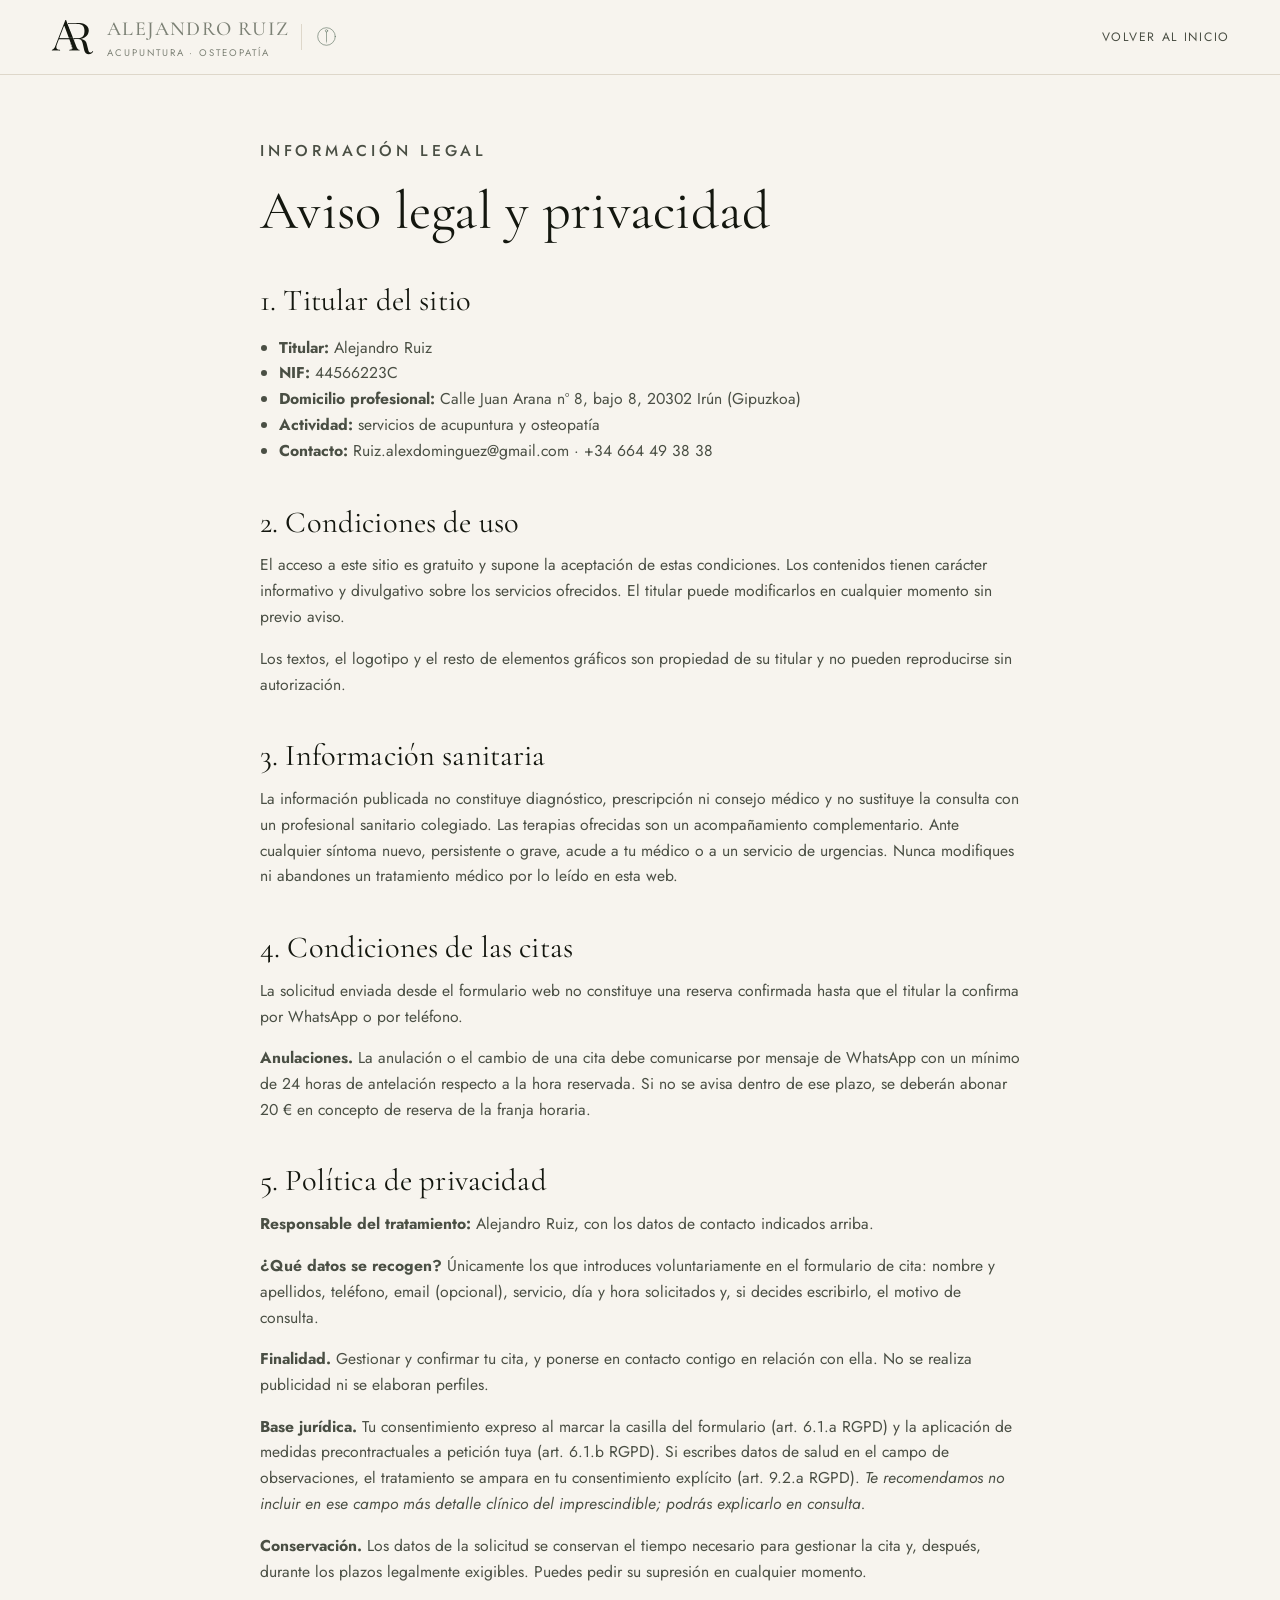
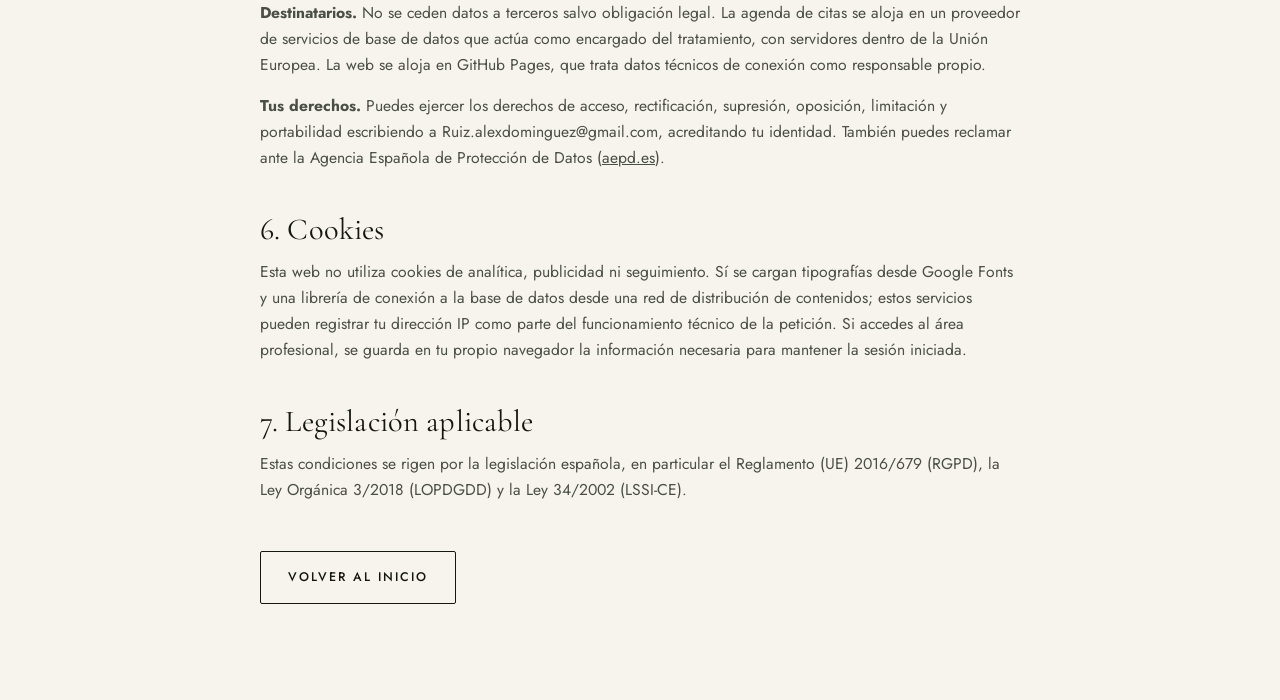
<file: legal.html>
<!doctype html>
<html lang="es">
<head>
<meta charset="utf-8">
<meta name="viewport" content="width=device-width, initial-scale=1">
<title>Aviso legal y privacidad · Alejandro Ruiz</title>
<meta name="robots" content="noindex">
<link rel="icon" href="assets/monograma-blanco.svg">
<link rel="preconnect" href="https://fonts.googleapis.com">
<link rel="preconnect" href="https://fonts.gstatic.com" crossorigin>
<link href="https://fonts.googleapis.com/css2?family=Cormorant+Garamond:wght@300;400;500&family=Jost:wght@300;400;500&display=swap" rel="stylesheet">
<link rel="stylesheet" href="css/styles.css">
</head>
<body>

<header class="hdr is-stuck">
  <div class="wrap hdr__in">
    <a class="brand" href="index.html">
      <img src="assets/monograma-crema.svg" alt="">
      <span><b>Alejandro Ruiz</b><span>Acupuntura · Osteopatía</span></span>
      <span class="brand__sep" aria-hidden="true"></span>
      <svg class="aguja" viewBox="0 0 64 64" fill="none" stroke="currentColor"
           stroke-linecap="round" aria-hidden="true">
        <circle cx="32" cy="32" r="22.5" stroke-width="1.6"/>
        <circle cx="32" cy="17.5" r="3" stroke-width="1.4"/>
        <path d="M32 20.5 V 44" stroke-width="1.5"/>
        <path d="M32 44 V 48.5" stroke-width="0.7"/>
      </svg>
    </a>
    <nav class="nav nav--plain"><a href="index.html">Volver al inicio</a></nav>
  </div>
</header>

<main class="doc">
  <div class="wrap">
    <p class="eyebrow">Información legal</p>
    <h1 style="font-size:clamp(2.2rem,5vw,3.4rem)">Aviso legal y privacidad</h1>

    <h2>1. Titular del sitio</h2>
    <ul>
      <li><strong>Titular:</strong> Alejandro Ruiz</li>
      <li><strong>NIF:</strong> 44566223C</li>
      <li><strong>Domicilio profesional:</strong> <span data-site="direccion"></span>, <span data-site="cp"></span></li>
      <li><strong>Actividad:</strong> servicios de acupuntura y osteopatía</li>
      <li><strong>Contacto:</strong> <span data-site="email"></span> · <span data-site="telefono"></span></li>
    </ul>

    <h2>2. Condiciones de uso</h2>
    <p>
      El acceso a este sitio es gratuito y supone la aceptación de estas condiciones.
      Los contenidos tienen carácter informativo y divulgativo sobre los servicios ofrecidos.
      El titular puede modificarlos en cualquier momento sin previo aviso.
    </p>
    <p>
      Los textos, el logotipo y el resto de elementos gráficos son propiedad de su titular
      y no pueden reproducirse sin autorización.
    </p>

    <h2>3. Información sanitaria</h2>
    <p>
      La información publicada no constituye diagnóstico, prescripción ni consejo médico y
      no sustituye la consulta con un profesional sanitario colegiado. Las terapias ofrecidas
      son un acompañamiento complementario. Ante cualquier síntoma nuevo, persistente o grave,
      acude a tu médico o a un servicio de urgencias. Nunca modifiques ni abandones un
      tratamiento médico por lo leído en esta web.
    </p>

    <h2>4. Condiciones de las citas</h2>
    <p>
      La solicitud enviada desde el formulario web no constituye una reserva confirmada
      hasta que el titular la confirma por WhatsApp o por teléfono.
    </p>
    <p>
      <strong>Anulaciones.</strong> La anulación o el cambio de una cita debe comunicarse
      por mensaje de WhatsApp con un mínimo de 24 horas de antelación respecto a la hora
      reservada. Si no se avisa dentro de ese plazo, se deberán abonar 20 € en concepto de
      reserva de la franja horaria.
    </p>

    <h2 id="privacidad">5. Política de privacidad</h2>
    <p><strong>Responsable del tratamiento:</strong> Alejandro Ruiz, con los datos de contacto indicados arriba.</p>

    <p><strong>¿Qué datos se recogen?</strong> Únicamente los que introduces voluntariamente
    en el formulario de cita: nombre y apellidos, teléfono, email (opcional), servicio,
    día y hora solicitados y, si decides escribirlo, el motivo de consulta.</p>

    <p><strong>Finalidad.</strong> Gestionar y confirmar tu cita, y ponerse en contacto contigo
    en relación con ella. No se realiza publicidad ni se elaboran perfiles.</p>

    <p><strong>Base jurídica.</strong> Tu consentimiento expreso al marcar la casilla del formulario
    (art. 6.1.a RGPD) y la aplicación de medidas precontractuales a petición tuya (art. 6.1.b RGPD).
    Si escribes datos de salud en el campo de observaciones, el tratamiento se ampara en tu
    consentimiento explícito (art. 9.2.a RGPD). <em>Te recomendamos no incluir en ese campo más
    detalle clínico del imprescindible; podrás explicarlo en consulta.</em></p>

    <p><strong>Conservación.</strong> Los datos de la solicitud se conservan el tiempo necesario
    para gestionar la cita y, después, durante los plazos legalmente exigibles. Puedes pedir
    su supresión en cualquier momento.</p>

    <p><strong>Destinatarios.</strong> No se ceden datos a terceros salvo obligación legal.
    La agenda de citas se aloja en un proveedor de servicios de base de datos que actúa como
    encargado del tratamiento, con servidores dentro de la Unión Europea. La web se aloja en
    GitHub Pages, que trata datos técnicos de conexión como responsable propio.</p>

    <p><strong>Tus derechos.</strong> Puedes ejercer los derechos de acceso, rectificación,
    supresión, oposición, limitación y portabilidad escribiendo a
    <span data-site="email"></span>, acreditando tu identidad. También puedes reclamar ante la
    Agencia Española de Protección de Datos (<a href="https://www.aepd.es" target="_blank" rel="noopener">aepd.es</a>).</p>

    <h2>6. Cookies</h2>
    <p>
      Esta web no utiliza cookies de analítica, publicidad ni seguimiento. Sí se cargan
      tipografías desde Google Fonts y una librería de conexión a la base de datos desde una
      red de distribución de contenidos; estos servicios pueden registrar tu dirección IP como
      parte del funcionamiento técnico de la petición.
      Si accedes al área profesional, se guarda en tu propio navegador la información necesaria
      para mantener la sesión iniciada.
    </p>

    <h2>7. Legislación aplicable</h2>
    <p>
      Estas condiciones se rigen por la legislación española, en particular el Reglamento (UE)
      2016/679 (RGPD), la Ley Orgánica 3/2018 (LOPDGDD) y la Ley 34/2002 (LSSI-CE).
    </p>

    <p style="margin-top:3rem"><a class="btn btn--ghost" href="index.html">Volver al inicio</a></p>
  </div>
</main>

<script src="js/config.js"></script>
<script>
  const S = window.SITE;
  document.querySelectorAll('[data-site]').forEach(el => {
    if (el.dataset.site === 'email')     el.textContent = S.email;
    if (el.dataset.site === 'telefono')  el.textContent = S.telefono;
    if (el.dataset.site === 'direccion') el.textContent = S.direccion;
    if (el.dataset.site === 'cp')        el.textContent = S.codigoPostal;
  });
</script>
</body>
</html>
</file>
<file: css/styles.css>
/* ===========================================================
   Alejandro Ruiz — Acupuntura y Osteopatía
   Paleta: hueso / tinta / salvia / arcilla
   =========================================================== */

:root{
  --bone:      #F7F4EE;
  --bone-2:    #EFEAE1;
  --paper:     #FFFFFF;
  --ink:       #14170F;
  --ink-soft:  #4A4F44;
  --ink-mute:  #7C8175;
  --line:      #DED7CA;
  --sage:      #5C7060;
  --sage-deep: #3B4A3E;
  --clay:      #B26A4B;
  --radius:    2px;
  --maxw:      1180px;
  --ease:      cubic-bezier(.22,.61,.36,1);
  --hdr-h:     74px;
  --gutter:    1.3rem;
  --tap:       48px;      /* altura mínima táctil */
}

*,*::before,*::after{ box-sizing:border-box; }
html{
  scroll-behavior:smooth;
  scroll-padding-top:calc(var(--hdr-h) + 10px);
  -webkit-text-size-adjust:100%;   /* iOS no reescala al girar */
}
body{
  margin:0;
  background:var(--bone);
  color:var(--ink);
  font-family:"Jost","Helvetica Neue",Arial,sans-serif;
  font-size:16.5px;
  line-height:1.65;
  -webkit-font-smoothing:antialiased;
  overflow-x:hidden;               /* ningún desbordamiento lateral */
  -webkit-tap-highlight-color:rgba(92,112,96,.18);
}
body.no-scroll{ overflow:hidden; }
/* Áreas seguras del iPhone (notch / barra inferior) */
@supports (padding:max(0px)){
  .wrap{ padding-left:max(0px, env(safe-area-inset-left)); padding-right:max(0px, env(safe-area-inset-right)); }
}
img,svg{ max-width:100%; display:block; }
a{ color:inherit; }
[hidden]{ display:none !important; }   /* gana a .btn{display:inline-flex} */

h1,h2,h3,.serif{
  font-family:"Cormorant Garamond",Georgia,"Times New Roman",serif;
  font-weight:400;
  letter-spacing:.005em;
  line-height:1.12;
  margin:0;
  overflow-wrap:break-word;   /* ninguna palabra larga rompe el ancho */
}
h1{ font-size:clamp(2.6rem,6.2vw,4.6rem); }
h2{ font-size:clamp(2rem,4vw,3rem); }
h3{ font-size:1.35rem; }
p{ margin:0 0 1em; }

.wrap{ width:min(100% - (var(--gutter) * 2), var(--maxw)); margin-inline:auto; }
.eyebrow{
  font-size:.72rem; letter-spacing:.24em; text-transform:uppercase;
  color:var(--sage); margin:0 0 1.1rem; font-weight:500;
}
.lead{ font-size:1.08rem; color:var(--ink-soft); max-width:56ch; }
.muted{ color:var(--ink-mute); }
section{ padding:clamp(4.5rem,9vw,7.5rem) 0; }
.section-head{ max-width:62ch; margin-bottom:3rem; }
h1 + .lead, h2 + .lead{ margin-top:1.1rem; }
.rule{ height:1px; background:var(--line); border:0; margin:0; }

/* ---------- Botones ---------- */
.btn{
  display:inline-flex; align-items:center; justify-content:center; gap:.55rem;
  padding:.95rem 1.7rem; border:1px solid var(--ink); border-radius:var(--radius);
  background:var(--ink); color:var(--bone);
  font-size:.78rem; letter-spacing:.16em; text-transform:uppercase; font-weight:500;
  text-decoration:none; cursor:pointer;
  transition:background .3s var(--ease), color .3s var(--ease), transform .3s var(--ease);
}
.btn:hover{ background:var(--sage-deep); border-color:var(--sage-deep); transform:translateY(-2px); }
.btn--ghost{ background:transparent; color:var(--ink); }
.btn--ghost:hover{ background:var(--ink); color:var(--bone); }
.btn--wa{ background:var(--sage); border-color:var(--sage); color:#fff; }
.btn--wa:hover{ background:var(--sage-deep); border-color:var(--sage-deep); }
.btn[disabled]{ opacity:.45; cursor:not-allowed; }

/* ---------- Header ---------- */
.hdr{
  position:fixed; inset:0 0 auto 0; z-index:60;
  background:rgba(247,244,238,.86); backdrop-filter:blur(12px);
  border-bottom:1px solid transparent;
  transition:border-color .3s var(--ease), background .3s var(--ease);
}
.hdr.is-stuck{ border-bottom-color:var(--line); }
.hdr__in{ display:flex; align-items:center; justify-content:space-between; gap:1.5rem; height:var(--hdr-h); }
.brand{ display:flex; align-items:center; gap:.75rem; text-decoration:none; }
.brand img{ height:38px; width:auto; }
.brand b{ font-family:"Cormorant Garamond",serif; font-size:1.25rem; font-weight:500; letter-spacing:.06em; }
.brand span{ display:block; font-size:.6rem; letter-spacing:.2em; text-transform:uppercase; color:var(--ink-mute); }
.nav{ display:flex; align-items:center; gap:2rem; }
.nav a{
  font-size:.76rem; letter-spacing:.14em; text-transform:uppercase;
  text-decoration:none; color:var(--ink-soft); position:relative; padding:.25rem 0;
}
.nav a::after{
  content:""; position:absolute; left:0; bottom:0; height:1px; width:0;
  background:var(--sage); transition:width .3s var(--ease);
}
.nav a:hover::after{ width:100%; }
.nav .btn{ padding:.7rem 1.3rem; }
.nav .btn::after{ display:none; }
.burger{ display:none; background:none; border:0; padding:.5rem; cursor:pointer; }
.burger span{ display:block; width:24px; height:1.5px; background:var(--ink); margin:5px 0; transition:.3s var(--ease); }
.burger.is-open span:nth-child(1){ transform:translateY(6.5px) rotate(45deg); }
.burger.is-open span:nth-child(2){ opacity:0; }
.burger.is-open span:nth-child(3){ transform:translateY(-6.5px) rotate(-45deg); }

/* ---------- Hero ---------- */
.hero{ padding:calc(var(--hdr-h) + 4rem) 0 0; position:relative; overflow:hidden; }
.hero__grid{ display:grid; grid-template-columns:1.05fr .95fr; gap:clamp(2rem,5vw,5rem); align-items:center; }
.hero h1 em{ font-style:italic; color:var(--sage-deep); }
.hero .lead{ margin-top:1.6rem; }
.hero__cta{ display:flex; flex-wrap:wrap; gap:.9rem; margin-top:2.4rem; }
/* Cormorant Garamond usa cifras de estilo antiguo: el 1 y el 0 quedan
   a la altura de las minúsculas y los números no se leen. Aquí se piden
   las cifras normales, de caja alta, allí donde hay que leer un dato. */
.hero__meta div strong,
.hero__art .tag b,
.card__price,
.step b,
.linea__anios,
.tbl__dia td{
  font-variant-numeric:lining-nums;
  font-feature-settings:"lnum" 1;
}

.hero__meta{
  display:flex; flex-wrap:wrap; gap:2rem; margin-top:3.2rem;
  padding-top:1.8rem; border-top:1px solid var(--line);
}
.hero__meta div strong{ display:block; font-family:"Cormorant Garamond",serif; font-size:2.1rem; line-height:1; font-weight:500; }
.hero__meta div span{ font-size:.72rem; letter-spacing:.16em; text-transform:uppercase; color:var(--ink-mute); }
.hero__art{ position:relative; }
.hero__art .frame{
  aspect-ratio:4/5; background:var(--paper); border:1px solid var(--line);
  display:grid; place-items:center; padding:12%;
  box-shadow:0 40px 80px -50px rgba(20,23,15,.45);
}
.hero__art .frame img{ width:100%; }
.hero__art .tag{
  position:absolute; left:-1.5rem; bottom:2.5rem; background:var(--sage-deep); color:var(--bone);
  padding:1rem 1.4rem; max-width:230px;
  font-size:.8rem; line-height:1.45;
}
.hero__art .tag b{ font-family:"Cormorant Garamond",serif; font-size:1.15rem; display:block; }

/* ---------- Marquee de motivos ---------- */
.marquee{ border-block:1px solid var(--line); background:var(--bone-2); overflow:hidden; padding:1.1rem 0; }
.marquee__track{
  display:flex; gap:3rem; width:max-content;
  animation:slide 42s linear infinite;   /* la duración real la ajusta main.js */
  backface-visibility:hidden;            /* fuerza capa propia: evita repintados */
}
.marquee span{
  font-size:.78rem; letter-spacing:.18em; text-transform:uppercase; color:var(--ink-soft);
  white-space:nowrap; display:flex; align-items:center; gap:3rem;
}
.marquee span::after{ content:"◆"; color:var(--clay); font-size:.5rem; }
@keyframes slide{ to{ transform:translate3d(-50%,0,0); } }
@media (prefers-reduced-motion:reduce){ .marquee__track{ animation:none; } }

/* ---------- Servicios ---------- */
.grid-serv{ display:grid; grid-template-columns:repeat(auto-fill,minmax(320px,1fr)); gap:1px; background:var(--line); border:1px solid var(--line); }
.card{
  background:var(--bone); padding:2.4rem 2rem; display:flex; flex-direction:column; gap:.9rem;
  transition:background .35s var(--ease);
}
.card:hover{ background:var(--paper); }
.card__top{ display:flex; align-items:baseline; justify-content:space-between; gap:1rem; }
.card__price{ font-family:"Cormorant Garamond",serif; font-size:1.5rem; color:var(--sage-deep); white-space:nowrap; }
.card__dur{ font-size:.7rem; letter-spacing:.18em; text-transform:uppercase; color:var(--ink-mute); }
.card__sab{ font-size:.78rem; color:var(--sage-deep); }
.card__consulta{
  display:inline-flex; align-items:center; gap:.45rem; align-self:flex-start;
  font-size:.85rem; color:var(--sage-deep); text-decoration:none;
  border-bottom:1px solid var(--line); padding-bottom:.15rem;
  transition:border-color .2s var(--ease);
}
.card__consulta:hover{ border-color:var(--sage); }
.card__consulta svg{ width:15px; height:15px; fill:currentColor; flex:none; }
.card p{ color:var(--ink-soft); font-size:.95rem; margin:0; }
.card ul{ margin:.2rem 0 0; padding:0; list-style:none; display:grid; gap:.45rem; }
.card li{ font-size:.88rem; color:var(--ink-mute); padding-left:1.1rem; position:relative; }
.card li::before{ content:""; position:absolute; left:0; top:.62em; width:5px; height:5px; background:var(--clay); border-radius:50%; }
.card__link{
  margin-top:auto; padding-top:1rem; font-size:.72rem; letter-spacing:.16em;
  text-transform:uppercase; color:var(--sage-deep); text-decoration:none;
}
.card__link:hover{ color:var(--clay); }

/* ---------- Método ---------- */
.metodo{ background:var(--sage-deep); color:var(--bone); }
.metodo .eyebrow{ color:#B9C7B4; }
.metodo .lead{ color:#D7DED2; }
.steps{ display:grid; grid-template-columns:repeat(auto-fit,minmax(230px,1fr)); gap:2.5rem; margin-top:3.5rem; }
.step{ border-top:1px solid rgba(247,244,238,.28); padding-top:1.3rem; }
.step b{ display:block; font-family:"Cormorant Garamond",serif; font-size:2.4rem; line-height:1; color:#96A98F; }
.step h3{ margin:.7rem 0 .5rem; }
.step p{ color:#CBD3C6; font-size:.93rem; margin:0; }

/* ---------- Sobre mí ---------- */
.about__grid{ display:grid; grid-template-columns:.85fr 1.15fr; gap:clamp(2rem,6vw,5rem); align-items:center; }
.about__card{ background:var(--paper); border:1px solid var(--line); padding:3rem 2.4rem; text-align:center; }
.about__card img{ width:150px; margin:0 auto 1.6rem; }
.about__card .name{ font-family:"Cormorant Garamond",serif; font-size:1.7rem; }
.about__card .role{ font-size:.72rem; letter-spacing:.18em; text-transform:uppercase; color:var(--ink-mute); margin-top:.3rem; }
.creds{ list-style:none; padding:0; margin:2rem 0 0; display:grid; gap:.9rem; }
.creds li{ display:flex; gap:.9rem; align-items:flex-start; font-size:.95rem; color:var(--ink-soft); }
.creds li::before{ content:"—"; color:var(--clay); }

/* ---------- Testimonios ---------- */
.quotes{ display:grid; grid-template-columns:repeat(auto-fit,minmax(280px,1fr)); gap:2rem; }
.quote{ background:var(--paper); border:1px solid var(--line); padding:2.2rem 2rem; }
.quote p{ font-family:"Cormorant Garamond",serif; font-size:1.25rem; line-height:1.45; font-style:italic; }
.quote cite{ font-size:.72rem; letter-spacing:.16em; text-transform:uppercase; color:var(--ink-mute); font-style:normal; }

/* ---------- Reserva ---------- */
.reserva{ background:var(--bone-2); }
.reserva__grid{ display:grid; grid-template-columns:1fr 1.25fr; gap:clamp(2rem,5vw,4.5rem); align-items:start; }
.info-list{ list-style:none; padding:0; margin:2rem 0 0; display:grid; gap:1.4rem; }
.info-list li{ display:grid; gap:.2rem; }
.info-list .k{ font-size:.7rem; letter-spacing:.18em; text-transform:uppercase; color:var(--ink-mute); }
.info-list .v{ font-size:1.02rem; }
.info-list a{ text-decoration:none; border-bottom:1px solid var(--line); }
.info-list a:hover{ border-color:var(--sage); }

.form{ background:var(--paper); border:1px solid var(--line); padding:clamp(1.6rem,3vw,2.6rem); }
.form__row{ display:grid; grid-template-columns:1fr 1fr; gap:1.1rem; }
.field{ display:grid; gap:.4rem; margin-bottom:1.1rem; }
.field label{ font-size:.7rem; letter-spacing:.16em; text-transform:uppercase; color:var(--ink-mute); }
.field input,.field select,.field textarea{
  font-family:inherit; font-size:.98rem; color:var(--ink);
  background:var(--bone); border:1px solid var(--line); border-radius:var(--radius);
  padding:.8rem .9rem; width:100%;
  transition:border-color .25s var(--ease), background .25s var(--ease);
}
.field input:focus,.field select:focus,.field textarea:focus{
  outline:none; border-color:var(--sage); background:var(--paper);
}
.field textarea{ resize:vertical; min-height:88px; }

.slots{ display:flex; flex-wrap:wrap; gap:.5rem; }
.slot{
  border:1px solid var(--line); background:var(--bone); border-radius:var(--radius);
  padding:.55rem .95rem; font-family:inherit; font-size:.9rem; cursor:pointer;
  transition:.2s var(--ease);
}
.slot:hover:not(:disabled){ border-color:var(--sage); }
.slot.is-on{ background:var(--ink); color:var(--bone); border-color:var(--ink); }
.slot:disabled{ opacity:.32; cursor:not-allowed; text-decoration:line-through; }
.slots__empty{ font-size:.9rem; color:var(--ink-mute); grid-column:1 / -1; flex:1 0 100%; }
.slots__nota{ font-size:.82rem; color:var(--sage-deep); grid-column:1 / -1; flex:1 0 100%;
  background:var(--sage-soft, rgba(122,139,116,.1)); border-radius:8px; padding:.5rem .7rem; }

.consent{ display:flex; gap:.7rem; align-items:flex-start; font-size:.82rem; color:var(--ink-mute); line-height:1.5; }
.consent input{ width:16px; height:16px; margin-top:.2rem; flex:none; accent-color:var(--sage-deep); }
.consent a{ color:var(--sage-deep); }

.form__actions{ display:flex; flex-wrap:wrap; gap:.8rem; margin-top:1.4rem; }
.msg{ margin-top:1.1rem; padding:.9rem 1.1rem; border-radius:var(--radius); font-size:.9rem; display:none; }
.msg.is-ok{ display:block; background:#E7EEE6; color:var(--sage-deep); border:1px solid #C4D3C0; }
.msg.is-err{ display:block; background:#F6E7E1; color:#8C4526; border:1px solid #E4C7BB; }
.msg.is-info{ display:block; background:var(--bone-2); color:var(--ink-soft); border:1px solid var(--line); }

/* ---------- FAQ ---------- */
.faq{ border-top:1px solid var(--line); }
.faq details{ border-bottom:1px solid var(--line); padding:1.4rem 0; }
.faq summary{
  cursor:pointer; list-style:none; display:flex; justify-content:space-between; gap:2rem;
  font-family:"Cormorant Garamond",serif; font-size:1.35rem;
}
.faq summary::-webkit-details-marker{ display:none; }
.faq summary::after{ content:"+"; color:var(--clay); font-size:1.4rem; line-height:1; }
.faq details[open] summary::after{ content:"–"; }
.faq details p{ margin:.9rem 0 0; color:var(--ink-soft); max-width:70ch; font-size:.96rem; }

/* ---------- Footer ---------- */
.ftr{ background:var(--ink); color:#BDC2B6; padding:4rem 0 2rem; font-size:.9rem; }
.ftr__grid{ display:grid; grid-template-columns:1.4fr 1fr 1fr; gap:2.5rem; }
.ftr h4{ font-size:.72rem; letter-spacing:.18em; text-transform:uppercase; color:var(--bone); margin:0 0 1rem; font-weight:500; }
.ftr a{ color:#BDC2B6; text-decoration:none; }
.ftr a:hover{ color:var(--bone); }
.ftr ul{ list-style:none; padding:0; margin:0; display:grid; gap:.55rem; }
.ftr__logo{ height:56px; width:auto; margin-bottom:1.2rem; }
.ftr__bottom{
  margin-top:3rem; padding-top:1.5rem; border-top:1px solid rgba(247,244,238,.16);
  display:flex; flex-wrap:wrap; gap:1rem; justify-content:space-between; font-size:.78rem; color:#8B9084;
}

/* ---------- Aviso sanitario ---------- */
.disclaimer{ background:var(--bone-2); border:1px solid var(--line); padding:1.4rem 1.6rem; font-size:.86rem; color:var(--ink-soft); }

/* ---------- WhatsApp flotante ---------- */
.fab{
  position:fixed; right:1.4rem; bottom:1.4rem; z-index:50;
  width:54px; height:54px; border-radius:50%; background:var(--sage-deep); color:#fff;
  display:grid; place-items:center; text-decoration:none;
  box-shadow:0 14px 30px -12px rgba(20,23,15,.6); transition:.3s var(--ease);
}
.fab:hover{ transform:scale(1.07); background:var(--sage); }

/* ---------- Reveal ---------- */
.rv{ opacity:0; transform:translateY(22px); transition:opacity .7s var(--ease), transform .7s var(--ease); }
.rv.is-in{ opacity:1; transform:none; }
@media (prefers-reduced-motion:reduce){ .rv{ opacity:1; transform:none; } }

/* ---------- Páginas de texto ---------- */
.doc{ padding:calc(var(--hdr-h) + 4rem) 0 5rem; }
.doc .wrap{ max-width:760px; }
.doc h2{ margin:2.6rem 0 .8rem; font-size:1.9rem; }
.doc p,.doc li{ color:var(--ink-soft); font-size:.98rem; }
.doc ul{ padding-left:1.2rem; }

/* ---------- Agenda (privada) ---------- */
.agenda{ padding:calc(var(--hdr-h) + 3rem) 0 5rem; }
.panel{ background:var(--paper); border:1px solid var(--line); padding:2rem; }
.login{ max-width:420px; margin:0 auto; }
.toolbar{ display:flex; flex-wrap:wrap; gap:.7rem; align-items:center; justify-content:space-between; margin-bottom:1.5rem; }
.chips{ display:flex; gap:.4rem; flex-wrap:wrap; }
.chip{ border:1px solid var(--line); background:var(--bone); padding:.45rem .9rem; font:inherit; font-size:.8rem; cursor:pointer; border-radius:var(--radius); }

/* El botón de filtros y el título de la hoja solo existen en móvil.
   Esta base va ANTES del media query para que aquel pueda ganarle. */
.chip--filtro{ display:none; }
.filtros__tit{
  display:none; margin:0 0 .3rem; font-size:.7rem; letter-spacing:.18em;
  text-transform:uppercase; color:var(--ink-mute);
}
.chip__badge{
  min-width:18px; height:18px; padding:0 5px; border-radius:999px;
  background:var(--clay); color:#fff; font-size:.66rem; line-height:18px;
  text-align:center; flex:none;
}
.chip.is-on{ background:var(--ink); color:var(--bone); border-color:var(--ink); }
.tbl{ width:100%; border-collapse:collapse; font-size:.92rem; }
.tbl th{ text-align:left; font-size:.68rem; letter-spacing:.16em; text-transform:uppercase; color:var(--ink-mute); font-weight:500; padding:.7rem .6rem; border-bottom:1px solid var(--line); }
.tbl td{ padding:.85rem .6rem; border-bottom:1px solid var(--line); vertical-align:top; }
.tbl tr:hover td{ background:var(--bone); }
.badge{ display:inline-block; font-size:.68rem; letter-spacing:.12em; text-transform:uppercase; padding:.25rem .6rem; border-radius:999px; }
.badge.pendiente{ background:#F6EEDF; color:#8A6516; }
.badge.confirmada{ background:#E7EEE6; color:#3B4A3E; }
.badge.cancelada{ background:#F1EFEC; color:#8B8B84; text-decoration:line-through; }
.mini{ font-size:.72rem; padding:.35rem .7rem; letter-spacing:.1em; }
.tbl__scroll{ overflow-x:auto; }

/* ===========================================================
   BARRA DE ACCIÓN MÓVIL (solo teléfonos)
   =========================================================== */
.actionbar{
  display:none;
  position:fixed; left:0; right:0; bottom:0; z-index:55;
  background:rgba(247,244,238,.94); backdrop-filter:blur(14px);
  border-top:1px solid var(--line);
  padding:.55rem var(--gutter) calc(.55rem + env(safe-area-inset-bottom,0px));
  gap:.5rem;
}
.actionbar a{
  flex:1; display:flex; flex-direction:column; align-items:center; justify-content:center;
  gap:.22rem; min-height:var(--tap); text-decoration:none; border-radius:var(--radius);
  font-size:.64rem; letter-spacing:.14em; text-transform:uppercase; font-weight:500;
  color:var(--ink-soft); border:1px solid var(--line); background:var(--paper);
}
.actionbar a svg{ width:19px; height:19px; }
.actionbar a.is-primary{ background:var(--ink); border-color:var(--ink); color:var(--bone); flex:1.35; }
.actionbar a.is-wa{ background:var(--sage-deep); border-color:var(--sage-deep); color:#fff; }
.actionbar a:active{ transform:scale(.97); }

/* ===========================================================
   RESPONSIVE
   =========================================================== */

/* --- Tablet --- */
@media (max-width:1000px){
  .hero__grid,.about__grid,.reserva__grid{ grid-template-columns:1fr; }
  .hero__art{ order:-1; max-width:340px; margin-inline:auto; }
  .hero__art .tag{ left:auto; right:-.5rem; }
  .ftr__grid{ grid-template-columns:1fr 1fr; }
  .grid-serv{ grid-template-columns:repeat(auto-fill,minmax(280px,1fr)); }
}

/* --- Móvil --- */
@media (max-width:760px){
  :root{ --hdr-h:64px; --gutter:1.15rem; }
  body{ font-size:16px; }

  /* Deja hueco para la barra de acción inferior */
  main{ padding-bottom:calc(var(--tap) + 1.6rem); }
  .ftr{ padding-bottom:calc(4rem + var(--tap)); }
  .actionbar{ display:flex; }
  .fab{ display:none; }              /* la sustituye la barra */

  section{ padding:3.6rem 0; }
  .section-head{ margin-bottom:2rem; }
  h1{ font-size:clamp(2.3rem,10.5vw,3.2rem); }
  h2{ font-size:clamp(1.75rem,7.4vw,2.3rem); }
  h3{ font-size:1.2rem; }
  h1 br{ display:none; }             /* deja fluir el título */
  .lead{ font-size:1rem; }
  .eyebrow{ font-size:.66rem; margin-bottom:.8rem; }

  /* Cabecera y menú */
  .burger{ display:block; margin-right:-.5rem; }
  .brand img{ height:32px; }
  .brand b{ font-size:1.08rem; }
  .brand span{ font-size:.55rem; letter-spacing:.16em; }
  .nav{
    position:fixed; inset:var(--hdr-h) 0 auto 0; background:var(--bone);
    flex-direction:column; align-items:stretch; gap:0;
    padding:.5rem var(--gutter) calc(1.6rem + env(safe-area-inset-bottom,0px));
    border-bottom:1px solid var(--line);
    box-shadow:0 24px 40px -28px rgba(0,0,0,.45);
    max-height:calc(100dvh - var(--hdr-h)); overflow-y:auto;
    /* Ocultar con visibilidad, no desplazándolo: un translateY negativo
       solo tapa el menú si es más alto que la cabecera, y dejaba asomar
       los últimos enlaces por debajo. */
    opacity:0; visibility:hidden; transform:translateY(-10px);
    transition:opacity .28s var(--ease), transform .28s var(--ease), visibility .28s;
  }
  .nav.is-open{ opacity:1; visibility:visible; transform:none; }

  /* Páginas sin menú hamburguesa (agenda, legal): nav siempre visible */
  .nav.nav--plain{
    position:static; transform:none; flex-direction:row; align-items:center;
    gap:.9rem; padding:0; background:none; border:0; box-shadow:none;
    max-height:none; overflow:visible;
  }
  .nav.nav--plain a{
    font-family:inherit; font-size:.7rem; letter-spacing:.1em;
    text-transform:uppercase; padding:.4rem 0; border:0; white-space:nowrap;
  }
  .nav.nav--plain .btn{ white-space:nowrap; }
  .nav.nav--plain .btn{ margin:0; min-height:38px; padding:.5rem .9rem; font-size:.68rem; }

  .nav a{
    font-size:1.05rem; letter-spacing:.04em; text-transform:none;
    font-family:"Cormorant Garamond",serif;
    padding:.95rem .2rem; border-bottom:1px solid var(--line);
  }
  .nav a::after{ display:none; }
  .nav .btn{
    text-transform:uppercase; font-family:inherit; font-size:.78rem;
    letter-spacing:.16em; margin-top:1.1rem; border-bottom:0;
    min-height:var(--tap); padding:.9rem 1.3rem;
  }

  /* Hero */
  .hero{ padding-top:calc(var(--hdr-h) + 2.2rem); }
  .hero__art{ max-width:min(74vw,300px); }
  .hero__art .frame{ aspect-ratio:1/1; padding:9%; box-shadow:0 24px 44px -34px rgba(20,23,15,.5); }
  .hero__art .tag{
    position:static; max-width:none; margin-top:.9rem;
    padding:.85rem 1.1rem; font-size:.82rem; text-align:left;
  }
  .hero .lead{ margin-top:1.2rem; }
  .hero__cta{ margin-top:1.8rem; gap:.7rem; }
  .hero__cta .btn{ flex:1 1 100%; min-height:var(--tap); }
  .hero__meta{
    display:grid; grid-template-columns:repeat(3,1fr); gap:.9rem;
    margin-top:2.2rem; padding-top:1.4rem;
  }
  .hero__meta div strong{ font-size:1.75rem; }
  .hero__meta div span{ font-size:.6rem; letter-spacing:.1em; line-height:1.3; display:block; }

  /* Filtros de la agenda: botón + hoja deslizante desde abajo.
     En una lista horizontal de 8 chips no se veían ni la mitad. */
  .chip--filtro{
    display:inline-flex; align-items:center; gap:.55rem;
    min-height:var(--tap); padding:.5rem 1rem;
  }
  .chip--filtro svg{
    width:14px; height:14px; fill:none; stroke:currentColor;
    stroke-width:2; stroke-linecap:round; stroke-linejoin:round;
  }
  .chip--filtro[aria-expanded="true"] svg{ transform:rotate(180deg); }

  .filtros__caja{
    position:fixed; inset:0; z-index:85; background:rgba(20,23,15,.5);
    display:none; align-items:flex-end;
  }
  .filtros__caja.is-open{ display:flex; }
  .filtros__caja #filtros{
    width:100%; background:var(--paper); border-radius:16px 16px 0 0;
    padding:1.1rem 1rem calc(1.1rem + env(safe-area-inset-bottom));
    display:grid; gap:.45rem; max-height:80vh; overflow-y:auto;
    animation:subirHoja .25s var(--ease) both;
  }
  .filtros__caja #filtros .chip{
    width:100%; justify-content:flex-start; min-height:var(--tap);
    display:flex; align-items:center; font-size:.9rem;
  }
  .filtros__tit{ display:block; }
  @keyframes subirHoja{ from{ transform:translateY(14px); opacity:0; } to{ transform:none; opacity:1; } }

  /* Marquee un poco más contenido */
  .marquee{ padding:.85rem 0; }
  .marquee__track{ gap:2rem; }
  .marquee span{ font-size:.68rem; gap:2rem; }

  /* Servicios: una columna, tarjetas compactas */
  .grid-serv{ grid-template-columns:1fr; }
  .card{ padding:1.7rem 1.3rem; gap:.75rem; }
  .card__top{ align-items:flex-start; }
  .card__price{ font-size:1.35rem; }
  .card__link{ min-height:var(--tap); display:flex; align-items:center; }

  /* Método */
  .steps{ grid-template-columns:1fr; gap:1.6rem; margin-top:2.4rem; }
  .step b{ font-size:2rem; }

  /* Sobre mí */
  .about__card{ padding:2.2rem 1.4rem; }
  .about__card img{ width:110px; margin-bottom:1.1rem; }
  .creds li{ font-size:.92rem; }

  /* Testimonios: carrusel deslizante en lugar de columnas */
  .quotes{
    display:grid; grid-auto-flow:column; grid-auto-columns:82%;
    gap:.9rem; overflow-x:auto; scroll-snap-type:x mandatory;
    padding-bottom:.6rem; margin-inline:calc(var(--gutter) * -1);
    padding-inline:var(--gutter);
    scrollbar-width:none;
  }
  .quotes::-webkit-scrollbar{ display:none; }
  .quote{ scroll-snap-align:center; padding:1.6rem 1.3rem; }
  .quote p{ font-size:1.12rem; }

  /* Formulario */
  .form{ padding:1.4rem 1.2rem; }
  .form__row{ grid-template-columns:1fr; gap:0; }
  .field{ margin-bottom:1rem; }
  .field input,.field select,.field textarea{
    font-size:16px;              /* impide el zoom automático de iOS */
    padding:.85rem .9rem; min-height:var(--tap);
  }
  .field textarea{ min-height:96px; }
  .slots{ display:grid; grid-template-columns:repeat(auto-fill,minmax(88px,1fr)); gap:.5rem; }
  .slot{ min-height:var(--tap); font-size:.95rem; padding:.5rem; }
  .form__actions{ flex-direction:column; gap:.6rem; }
  .form__actions .btn{ width:100%; min-height:var(--tap); }
  .info-list{ gap:1.1rem; }
  .info-list a{ display:inline-block; padding:.15rem 0; }
  .consent{ font-size:.84rem; }
  .consent input{ width:20px; height:20px; }

  /* FAQ: objetivos táctiles amplios */
  .faq summary{ font-size:1.15rem; gap:1rem; padding:.35rem 0; }
  .faq details{ padding:1rem 0; }
  .faq details p{ font-size:.93rem; }
  .disclaimer{ padding:1.1rem 1.2rem; font-size:.84rem; }

  /* Footer */
  .ftr__grid{ grid-template-columns:1fr; gap:2rem; }
  .ftr ul li a{ display:inline-block; padding:.3rem 0; }
  .ftr__bottom{ flex-direction:column; gap:.6rem; margin-top:2.2rem; }

  /* Páginas de texto */
  .doc{ padding-top:calc(var(--hdr-h) + 2.2rem); }
  .doc h2{ font-size:1.5rem; margin-top:2rem; }

  /* --- Agenda: la tabla se convierte en fichas --- */
  .agenda{ padding-top:calc(var(--hdr-h) + 1.8rem); }
  .panel{ padding:1.3rem 1.1rem; }
  .toolbar{ flex-direction:column; align-items:stretch; gap:1rem; }
  .chips{ overflow-x:auto; flex-wrap:nowrap; padding-bottom:.3rem; scrollbar-width:none; }
  .chips::-webkit-scrollbar{ display:none; }
  .chip{ white-space:nowrap; min-height:40px; padding:.5rem 1rem; }
  .tbl thead{ display:none; }
  .tbl,.tbl tbody,.tbl tr,.tbl td{ display:block; width:100%; }
  .tbl tr{
    border:1px solid var(--line); border-radius:var(--radius);
    padding:.9rem 1rem; margin-bottom:.8rem; background:var(--bone);
  }
  .tbl td{ border:0; padding:.28rem 0; }
  .tbl td::before{
    content:attr(data-l); display:block;
    font-size:.62rem; letter-spacing:.16em; text-transform:uppercase; color:var(--ink-mute);
  }
  .tbl td[data-l="Acciones"]{ display:flex; gap:.45rem; margin-top:.7rem; }
  .tbl td[data-l="Acciones"]::before{ display:none; }
  .tbl td[data-l="Acciones"] .chip{ flex:1; }
  .tbl td[data-l="Notas"]{ max-width:none !important; }
}

/* --- Teléfonos pequeños (≤380 px) --- */
@media (max-width:380px){
  :root{ --gutter:1rem; }
  h1{ font-size:2.15rem; }
  .hero__meta{ grid-template-columns:repeat(2,1fr); }
  .hero__meta div:last-child{ grid-column:1 / -1; }
  .brand span:last-child{ display:none; }
  .slots{ grid-template-columns:repeat(3,1fr); }
  .actionbar a{ font-size:.58rem; letter-spacing:.1em; }
}

/* --- Apaisado en móvil: menos aire vertical --- */
@media (max-height:520px) and (orientation:landscape){
  .hero{ padding-top:calc(var(--hdr-h) + 1.4rem); }
  section{ padding:2.6rem 0; }
  .nav{ max-height:calc(100dvh - var(--hdr-h)); }
}

/* --- Dispositivos táctiles: sin efectos hover pegajosos --- */
@media (hover:none){
  .btn:hover{ transform:none; }
  .card:hover{ background:var(--bone); }
  .tbl tr:hover td{ background:transparent; }
  .fab:hover{ transform:none; }
}

/* ===========================================================
   AGENDA — elementos nuevos
   =========================================================== */
.chip--accion{ background:var(--sage-deep); color:var(--bone); border-color:var(--sage-deep); }
.chip--accion:hover{ background:var(--sage); border-color:var(--sage); }

/* Separador de día dentro del listado ("cuaderno") */
.tbl__dia td{
  background:var(--bone-2) !important;
  font-family:"Cormorant Garamond",serif; font-size:1.1rem;
  letter-spacing:.02em;
  padding:.7rem .6rem !important; border-bottom:1px solid var(--line);
}

.nota-priv{ font-size:.78rem; color:var(--clay); }

/* Lista de bloqueos */
.bloqueo{
  display:flex; align-items:center; justify-content:space-between; gap:1rem;
  padding:.6rem 0; border-bottom:1px solid var(--line); font-size:.92rem; color:var(--ink);
}
.bloqueo:last-child{ border-bottom:0; }
.bloqueo em{ color:var(--clay); font-style:normal; }

/* Modal de historial */
.modal{
  position:fixed; inset:0; z-index:80; display:grid; place-items:center;
  background:rgba(20,23,15,.55); padding:var(--gutter);
}
.modal__caja{
  background:var(--paper); border:1px solid var(--line); border-radius:var(--radius);
  width:min(560px,100%); max-height:82vh; overflow-y:auto; padding:1.8rem;
  box-shadow:0 40px 80px -40px rgba(20,23,15,.6);
}

/* ---------- Avisar al paciente ---------- */
.modal__caja--estrecha{ width:min(420px,100%); }
.aviso__sin{ width:100%; justify-content:center; margin-top:.2rem; }

/* ---------- Filtros: en móvil, un botón que abre la lista ---------- */
.aviso__cita{
  margin:0 0 .4rem; padding:.9rem 1rem; background:var(--bone-2);
  border:1px solid var(--line); border-radius:10px; line-height:1.5; font-size:.95rem;
}
.aviso__ayuda{ margin:0 0 1.1rem; font-size:.82rem; color:var(--ink-mute); line-height:1.5; }
.aviso__botones{ display:grid; gap:.6rem; }
.aviso__botones .btn{
  display:flex; align-items:center; justify-content:flex-start; gap:.7rem;
  text-align:left; padding:.85rem 1.1rem; min-height:var(--tap);
}
.aviso__botones .btn svg{ width:20px; height:20px; fill:currentColor; flex:none; }
.aviso__botones .btn--ghost svg{ fill:none; }
.aviso__botones .btn small{
  display:block; font-size:.72rem; letter-spacing:.04em; text-transform:none;
  opacity:.75; margin-top:.15rem; font-weight:400; word-break:break-all;
}
.aviso__sinmail{ margin:0; font-size:.82rem; color:var(--ink-mute); text-align:center; }
/* Tres opciones iguales en una sola fila, también a 390 px */
.aviso__tipos{ display:grid; grid-template-columns:repeat(3,1fr); gap:.35rem; margin:.3rem 0 .9rem; }
.aviso__tipos .chip{ text-align:center; padding:.55rem .25rem; font-size:.74rem; min-width:0; }
.marca-aviso--pendiente{ color:var(--clay); background:rgba(176,112,82,.12); }
.banner-rec{
  display:flex; align-items:center; justify-content:space-between; gap:.8rem 1rem; flex-wrap:wrap;
  margin:0 0 1.4rem; padding:.85rem 1.1rem; border:1px solid var(--clay);
  border-radius:var(--radius); background:rgba(176,112,82,.08); font-size:.92rem;
}
.marca-aviso{
  display:inline-block; margin-top:.25rem; font-size:.66rem; letter-spacing:.12em;
  text-transform:uppercase; color:var(--sage-deep);
  background:rgba(122,139,116,.14); border-radius:999px; padding:.1rem .45rem;
}
.modal__cab{ display:flex; align-items:center; justify-content:space-between; gap:1rem; margin-bottom:1.2rem; }
.hist__item{ border-top:1px solid var(--line); padding:.9rem 0; }
.hist__item:first-child{ border-top:0; }
.hist__cab{ display:flex; align-items:center; gap:.7rem; font-size:.85rem; }
.hist__cambios{ margin:.6rem 0 0; padding-left:1.1rem; font-size:.88rem; color:var(--ink-soft); }
.hist__cambios li{ margin:.25rem 0; }

@media (max-width:760px){
  /* El separador de día no debe parecer una ficha más */
  .tbl tr.tbl__dia{ border:0; background:transparent; padding:0; margin:1.2rem 0 .5rem; }
  .tbl tr.tbl__dia td{ padding:.5rem .2rem !important; }
  .tbl tr.tbl__dia td::before{ display:none; }
  .modal__caja{ padding:1.3rem; max-height:88vh; }
  .bloqueo{ flex-wrap:wrap; gap:.5rem; }
  .bloqueo .chip{ min-height:40px; }
}

@media (max-width:760px){
  /* Los 5 botones de acción deben poder bajar de línea */
  .tbl td[data-l="Acciones"]{ flex-wrap:wrap; }
  .tbl td[data-l="Acciones"] .chip{ flex:1 1 auto; min-width:calc(33% - .3rem); }
  /* La fecha ya la da la cabecera del día: no repetirla en cada ficha */
  .tbl td[data-l="Fecha"]{ display:none; }
}

/* Chip "Sin confirmar": destaca solo cuando hay algo que atender */
.chip--aviso.tiene-pendientes{
  border-color:var(--clay); color:var(--clay); font-weight:500;
}
.chip--aviso.tiene-pendientes.is-on{
  background:var(--clay); border-color:var(--clay); color:var(--bone);
}
#cuenta-pendientes:not(:empty){ margin-left:.15rem; }

/* ===========================================================
   SALUD GINECOLÓGICA
   =========================================================== */
.gine{ background:var(--bone-2); border-block:1px solid var(--line); }
.gine__cab{ max-width:66ch; }
.gine__cab h2{ max-width:26ch; }
.gine__cab .lead{ margin-top:1.1rem; max-width:none; }
.gine__entradilla{
  margin:2.6rem 0 1.6rem; font-family:"Cormorant Garamond",serif;
  font-size:1.3rem; color:var(--sage-deep);
}
.gine__grid{
  display:grid; grid-template-columns:repeat(auto-fit,minmax(310px,1fr));
  gap:1px; background:var(--line); border:1px solid var(--line);
}
.gine__item{
  background:var(--bone); padding:1.7rem 1.6rem;
  display:flex; gap:1rem; align-items:flex-start;
  transition:background .35s var(--ease);
}
.gine__item:hover{ background:var(--paper); }
.gine__hoja{ width:20px; height:20px; flex:none; fill:var(--sage); margin-top:.2rem; }
.gine__item h3{ font-size:1.2rem; margin-bottom:.35rem; }
.gine__item p{ margin:0; font-size:.93rem; color:var(--ink-soft); }
.gine__toggle{
  margin-top:1.6rem; display:inline-flex; align-items:center; gap:.55rem;
  background:none; border:1px solid var(--line); border-radius:999px;
  padding:.6rem 1.15rem; cursor:pointer; color:var(--sage-deep);
  font-family:inherit; font-size:.82rem; letter-spacing:.06em; text-transform:uppercase;
  transition:background .2s var(--ease), border-color .2s var(--ease);
}
.gine__toggle:hover{ background:var(--paper); border-color:var(--sage); }
.gine__toggle svg{
  width:16px; height:16px; fill:none; stroke:currentColor; stroke-width:1.8;
  stroke-linecap:round; stroke-linejoin:round;
  transition:transform .25s var(--ease);
}
.gine__toggle[aria-expanded="true"] svg{ transform:rotate(180deg); }

.gine__mas{ animation:gineAbrir .35s var(--ease) both; }
@keyframes gineAbrir{ from{ opacity:0; transform:translateY(-6px); } to{ opacity:1; transform:none; } }
.gine__resto{ margin-top:1.6rem; max-width:66ch; }

.gine__cierre{
  margin:2.4rem 0 0; max-width:70ch; font-size:1.02rem; color:var(--ink-soft);
  padding-left:1.2rem; border-left:2px solid var(--sage);
}

@media (max-width:760px){
  .gine__grid{ grid-template-columns:1fr; }
  .gine__item{ padding:1.3rem 1.2rem; gap:.85rem; }
  .gine__entradilla{ font-size:1.15rem; margin:2rem 0 1.2rem; }
  .gine__cierre{ font-size:.96rem; margin-top:1.8rem; }
}

/* ===========================================================
   SOBRE MÍ — trayectoria y formación
   =========================================================== */
.about__grid{ align-items:start; }
.about__intro h2{ max-width:22ch; }
.about__intro .lead{ margin-top:1.1rem; max-width:none; }
.about__card{ position:sticky; top:calc(var(--hdr-h) + 2rem); }

.form-bloque{ margin-top:clamp(3rem,6vw,5rem); }
.form-bloque__tit{
  font-size:.72rem; letter-spacing:.2em; text-transform:uppercase;
  color:var(--sage); font-family:"Jost",sans-serif; font-weight:500;
  padding-bottom:1rem; border-bottom:1px solid var(--line); margin-bottom:0;
}

/* Línea de tiempo de la formación */
.linea{ list-style:none; margin:0; padding:0; }
.linea__item{
  display:grid; grid-template-columns:150px 1fr; gap:2rem;
  padding:1.7rem 0; border-bottom:1px solid var(--line);
}
.linea__anios{
  font-family:"Cormorant Garamond",serif; font-size:1.3rem;
  color:var(--sage-deep); white-space:nowrap; padding-top:.1rem;
}
.linea__cuerpo h4{
  margin:0 0 .25rem; font-family:"Cormorant Garamond",serif;
  font-size:1.35rem; font-weight:400;
}
.linea__centro{
  display:block; font-size:.72rem; letter-spacing:.14em;
  text-transform:uppercase; color:var(--ink-mute);
}
.linea__cuerpo p{ margin:.7rem 0 0; font-size:.95rem; color:var(--ink-soft); max-width:62ch; }

/* Cierre: "Una formación que continúa" + "Mi objetivo" */
.about__cierre{
  display:grid; grid-template-columns:1fr 1fr; gap:clamp(2rem,5vw,4rem);
  margin-top:clamp(3rem,6vw,4.5rem);
}
.cierre__bloque h3{
  font-size:1.7rem; margin-bottom:.9rem; color:var(--sage-deep);
}
.cierre__bloque p{ color:var(--ink-soft); font-size:.98rem; }
.cierre__bloque p:last-child{ margin-bottom:0; }
#sm-objetivo .cierre__bloque{
  background:var(--bone-2); border:1px solid var(--line);
  padding:1.8rem 1.7rem;
}

@media (max-width:1000px){
  .about__card{ position:static; }
}
@media (max-width:760px){
  .about__grid{ gap:2rem; }
  .linea__item{ grid-template-columns:1fr; gap:.4rem; padding:1.4rem 0; }
  .linea__anios{ font-size:1.1rem; }
  .linea__cuerpo h4{ font-size:1.2rem; }
  .about__cierre{ grid-template-columns:1fr; }
  .cierre__bloque h3{ font-size:1.5rem; }
  #sm-objetivo .cierre__bloque{ padding:1.4rem 1.2rem; }
}

.gine__nota{
  margin:1.1rem 0 0; font-size:.85rem; color:var(--ink-mute);
  letter-spacing:.02em;
}

/* Franja intermedia (tablet horizontal): con 5 enlaces + botón el menú
   no cabe a tamaño completo, pero aún no toca el menú hamburguesa. */
@media (min-width:761px) and (max-width:1080px){
  .hdr__in{ gap:1rem; }
  .brand img{ height:32px; }
  .brand b{ font-size:1.05rem; white-space:nowrap; }
  .brand span{ font-size:.54rem; letter-spacing:.14em; white-space:nowrap; }
  .nav{ gap:1.15rem; }
  .nav a{ font-size:.67rem; letter-spacing:.08em; white-space:nowrap; }
  .nav .btn{ padding:.62rem 1rem; font-size:.67rem; letter-spacing:.1em; }
}

/* Aguja de acupuntura junto al nombre */
.brand__sep{ width:1px; height:26px; background:var(--line); flex:none; }
.aguja{ width:25px; height:25px; color:var(--sage); flex:none; }
.ftr .aguja{ color:#8B9084; }
@media (max-width:900px){
  .brand__sep{ display:none; }           /* sin separador, pero la aguja se queda */
  .aguja{ width:21px; height:21px; margin-left:.15rem; }
}
@media (max-width:359px){
  .aguja{ display:none; }                /* móviles muy estrechos */
}
</file>
